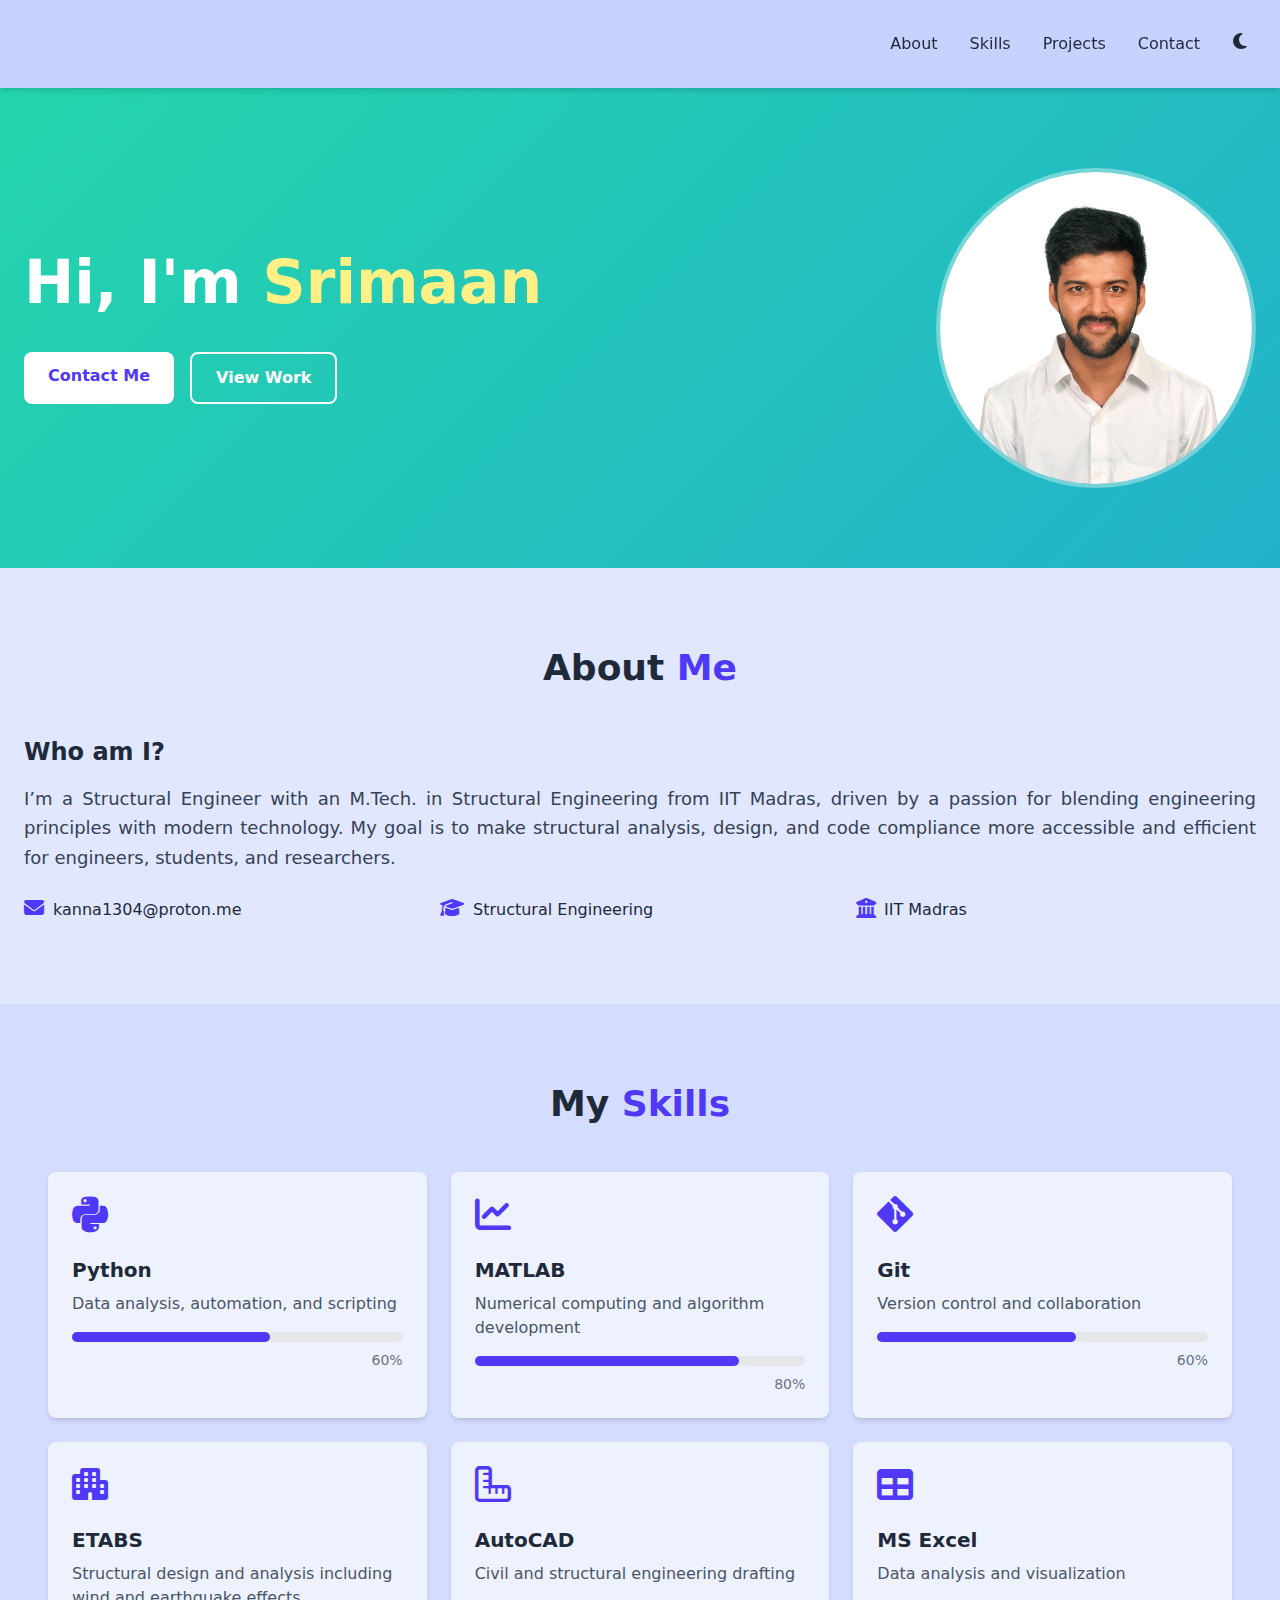
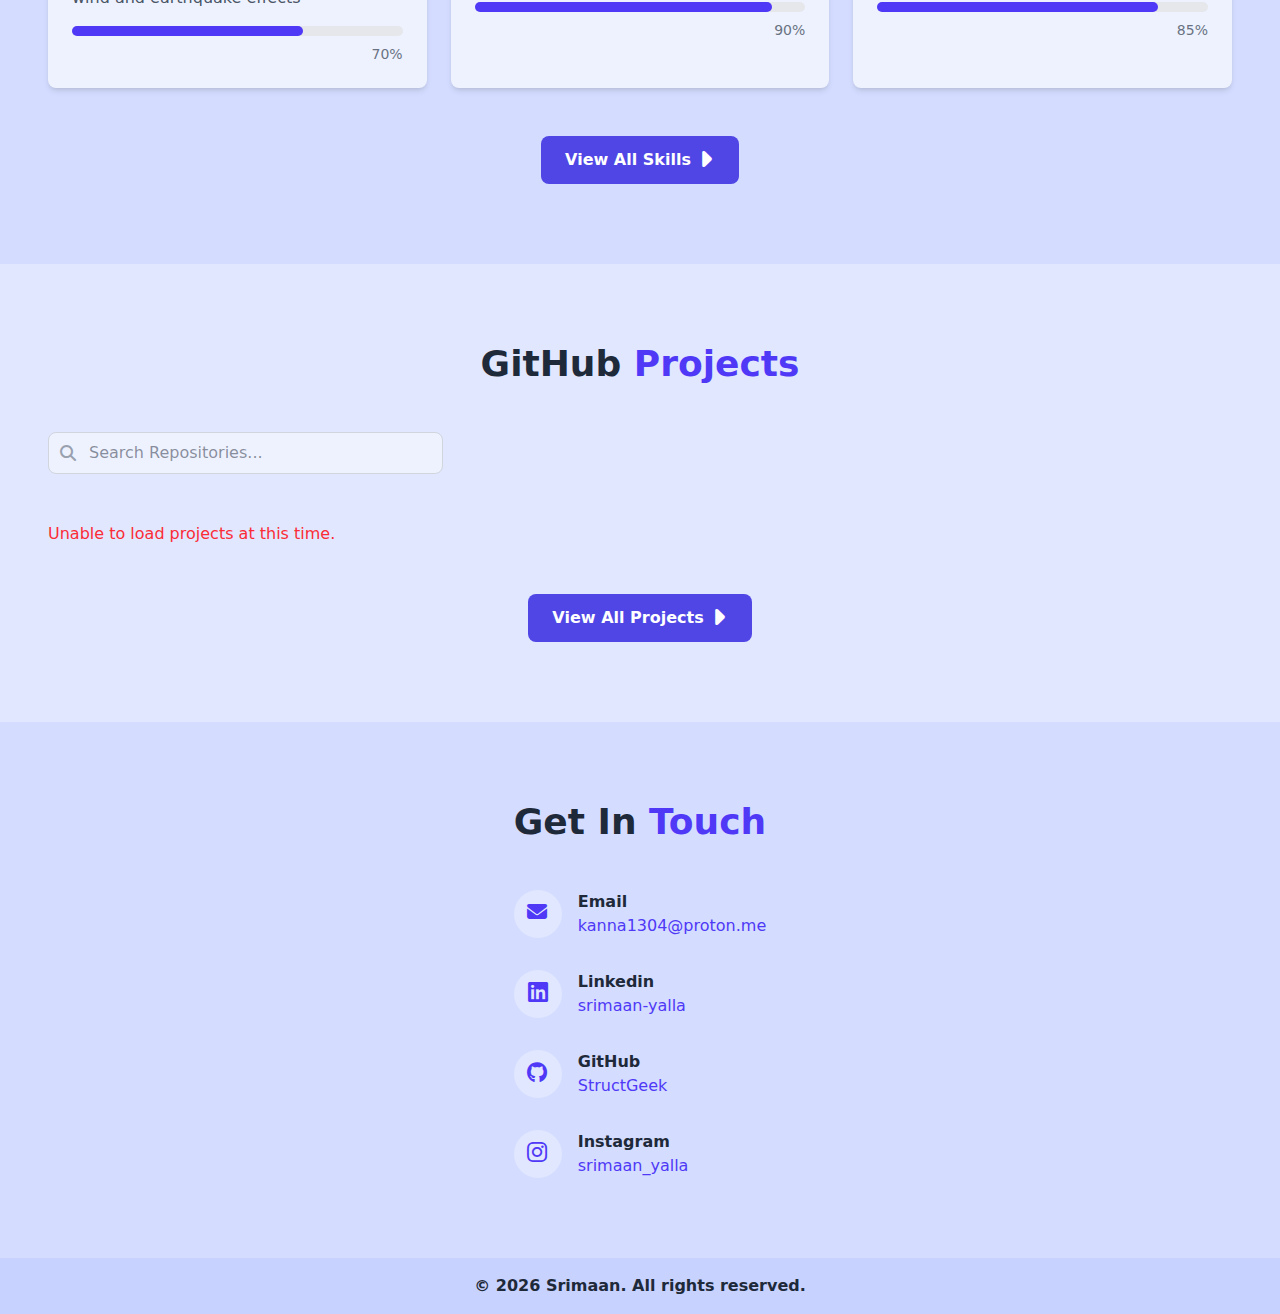
<file: index.html>
<!DOCTYPE html>
<html lang="en">

<head>
    <meta charset="UTF-8">
    <meta name="viewport" content="width=device-width, initial-scale=1.0">
    <title>Srimaan</title>

    <link rel="stylesheet" href="./assets/css/tailwind.css">

    <link rel="stylesheet" href="./assets/icons/my-icons/css/srimaan-icons.css">

    <link rel="stylesheet" href="./assets/css/bg.css">

    <link rel="stylesheet" href="./assets/css/skills-card.css">

    <link rel="stylesheet" href="./assets/css/repo-card.css">

    <!-- Favicons -->
    <link rel="icon" type="image/png" href="./assets/icons/favicons/index/favicon-96x96.png" sizes="96x96" />
    <link rel="icon" type="image/svg+xml" href="./assets/icons/favicons/index/favicon.svg" />
    <link rel="shortcut icon" href="./assets/icons/favicons/index/favicon.ico" />
    <link rel="apple-touch-icon" sizes="180x180" href="./assets/icons/favicons/index/apple-touch-icon.png" />
    <meta name="apple-mobile-web-app-title" content="Srimaan" />
    <link rel="manifest" href="./assets/icons/favicons/index/site.webmanifest" />

    <style>
        /* Hero Section Gradient */
        /* Keyframes for gradient animation */
        @keyframes gradient {
            0% {
                background-position: 0% 50%;
            }

            50% {
                background-position: 100% 50%;
            }

            100% {
                background-position: 0% 50%;
            }
        }

        /* Light mode gradient background */
        .gradient-bg {
            background: linear-gradient(-45deg, #ee7752, #e73c7e, #23a6d5, #23d5ab);
            background-size: 400% 400%;
            animation: gradient 15s ease infinite;
        }

        /* Dark mode gradient background */
        .dark .gradient-bg {
            background: linear-gradient(-45deg, #4f46e5, #9333ea, #0ea5e9, #10b981);
            background-size: 400% 400%;
            animation: gradient 15s ease infinite;
        }


        /* Smooth transitions */
        .transition-all {
            transition: all 0.3s ease;
        }

        /* Mobile menu animation */
        #mobile-menu {
            transition: all 0.3s ease;
            max-height: 0;
            overflow: hidden;
        }

        #mobile-menu.show {
            max-height: 500px;
        }
    </style>
</head>

<body class="section-header font-sans transition-colors duration-300 text-gray-800 dark:text-gray-100">
    <!-- Navigation -->
    <nav class="section-header shadow-md sticky top-0 z-50">
        <!-- Navigation Container -->
        <div class="container mx-auto px-4 sm:px-6 py-4 sm:py-6 flex justify-between items-center">

            <!-- Mobile: Hamburger on the left -->
            <div class="md:hidden flex items-center space-x-4">
                <button class="focus:outline-none" id="mobile-menu-button" aria-label="Toggle mobile menu">
                    <i class="icon icon-bars text-2xl"></i>
                </button>
            </div>

            <!-- Desktop: Navigation Links -->
            <div class="hidden md:flex items-center space-x-8 ml-auto">
                <a href="#about" class="hover:text-indigo-600 transition-all">About</a>
                <a href="#skills" class="hover:text-indigo-600 transition-all">Skills</a>
                <a href="#projects" class="hover:text-indigo-600 transition-all">Projects</a>
                <a href="#contact" class="hover:text-indigo-600 transition-all">Contact</a>
            </div>

            <!-- Dark Mode Toggle (Always visible on top-right) -->
            <div class="flex items-center ml-auto md:ml-6">
                <button id="dark-mode-toggle"
                    class="p-2 rounded-full hover:bg-gray-200 dark:hover:bg-gray-700 transition-all"
                    aria-label="Toggle dark mode">
                    <span id="moon-icon"><i class="icon icon-moon"></i></span>
                    <span id="sun-icon" class="hidden"><i class="icon icon-sun"></i></span>
                </button>
            </div>
        </div>

        <!-- Mobile Menu (shown when hamburger clicked) -->
        <div class="hidden md:hidden bg-white dark:bg-gray-800 px-4 shadow-lg" id="mobile-menu">
            <div class="flex flex-col py-2">
                <a href="#about" class="py-2 px-4 hover:bg-indigo-50 dark:hover:bg-gray-700 rounded">About</a>
                <a href="#skills" class="py-2 px-4 hover:bg-indigo-50 dark:hover:bg-gray-700 rounded">Skills</a>
                <a href="#projects" class="py-2 px-4 hover:bg-indigo-50 dark:hover:bg-gray-700 rounded">Projects</a>
                <a href="#contact" class="py-2 px-4 hover:bg-indigo-50 dark:hover:bg-gray-700 rounded">Contact</a>
            </div>
        </div>

    </nav>

    <!-- Hero Section -->
    <section class="gradient-bg text-white py-20">

        <div class="container mx-auto px-6 flex flex-col-reverse md:flex-row items-center">
            <!-- Left: Intro and Buttons -->
            <div
                class="w-full md:w-1/2 flex flex-col items-center md:items-start text-center md:text-left space-y-10 mt-10 md:mt-0">
                <h1 class="text-4xl md:text-6xl font-bold">
                    Hi, I'm <span class="text-yellow-200">Srimaan</span>
                </h1>
                <div class="flex justify-center md:justify-start space-x-4">
                    <a href="#contact"
                        class="bg-white text-indigo-600 px-6 py-3 rounded-lg font-semibold hover:bg-indigo-100 transition-all">
                        Contact Me
                    </a>
                    <a href="#projects"
                        class="border-2 border-white px-6 py-3 rounded-lg font-semibold hover:bg-white hover:text-indigo-600 transition-all">
                        View Work
                    </a>
                </div>
            </div>

            <!-- Right: Profile Image -->
            <div class="w-full md:w-1/2 flex justify-center md:justify-end">
                <div class="relative">
                    <div
                        class="w-64 h-64 md:w-80 md:h-80 bg-white/10 backdrop-blur-sm rounded-full overflow-hidden border-4 border-white/30 flex items-center justify-center">
                        <img src="./assets/images/pic.jpg" alt="Srimaan" class="w-full h-full object-cover" />
                    </div>
                </div>
            </div>
        </div>

    </section>

    <!-- About Section -->
    <section id="about" class="py-20 section-light scroll-mt-60 md:scroll-mt-12">
        <div class="container mx-auto px-6">
            <h2 class="text-3xl md:text-4xl font-bold text-center mb-12">About <span class="text-indigo-600">Me</span>
            </h2>
            <div class="flex flex-col">
                <div class="w-full">
                    <h3 class="text-2xl font-semibold mb-4">Who am I?</h3>
                    <p class="text-lg mb-6 text-gray-700 dark:text-gray-300 leading-relaxed text-justify">
                        I’m a Structural Engineer with an M.Tech. in Structural Engineering from IIT Madras, driven by a
                        passion for blending engineering principles with modern technology.
                        My goal is to make structural analysis, design, and code compliance more accessible and
                        efficient for engineers, students, and researchers.
                    </p>
                    <div class="grid grid-cols-1 md:grid-cols-2 lg:grid-cols-3 gap-4">
                        <div class="flex items-center">
                            <i class="icon icon-envelope text-xl leading-none text-indigo-600 mr-2"></i>
                            <span>kanna1304@proton.me</span>
                        </div>
                        <div class="flex items-center">
                            <i class="icon icon-graduation-cap text-2xl leading-none text-indigo-600 mr-2"></i>
                            <span>Structural Engineering</span>
                        </div>
                        <div class="flex items-center">
                            <i class="icon icon-university text-xl leading-none text-indigo-600 mr-2"></i>
                            <span>IIT Madras</span>
                        </div>
                    </div>
                </div>
            </div>
        </div>
    </section>

    <!-- Skills Section -->
    <section id="skills" class="py-20 section-dark scroll-mt-60 md:scroll-mt-12">
        <div class="container mx-auto px-6">
            <h2 class="text-3xl md:text-4xl font-bold text-center mb-12">My <span class="text-indigo-600">Skills</span>
            </h2>

            <div id="skills-section"></div>

        </div>
    </section>

    <!-- GitHub Projects Section -->
    <section id="projects" class="py-20 section-light scroll-mt-60 md:scroll-mt-12">
        <div class="container mx-auto px-6">
            <h2 class="text-3xl md:text-4xl font-bold text-center mb-12">GitHub <span
                    class="text-indigo-600">Projects</span></h2>

            <div id="projects-section"></div>

        </div>
    </section>


    <!-- Contact Section -->
    <section id="contact" class="py-20 section-dark scroll-mt-60 md:scroll-mt-12">
        <div class="container mx-auto px-6">
            <h2 class="text-3xl md:text-4xl font-bold text-center mb-12">Get In <span
                    class="text-indigo-600">Touch</span></h2>
            <div class="flex flex-col items-center">

                <div class="w-fit mx-auto space-y-8">



                    <div class="flex items-start space-x-4">

                        <!-- Email Icon (linked) -->
                        <a href="mailto:kanna1304@proton.me"
                            class="w-12 h-12 bg-indigo-100 rounded-full flex items-center justify-center transition hover:bg-indigo-200">
                            <i
                                class="icon icon-envelope text-indigo-600 text-xl leading-none hover:text-indigo-800 transition"></i>
                        </a>

                        <!-- Email Text Block -->
                        <div class="text-left">
                            <h4 class="font-semibold">Email</h4>

                            <!-- Email ID (linked) with copy popup on hover) -->
                            <div class="relative inline-block group/email">
                                <a href="mailto:kanna1304@proton.me"
                                    class="text-indigo-600 underline-offset-2 hover:underline cursor-pointer peer/email"
                                    id="email-link" ontouchstart="handleTouchStart(event)"
                                    ontouchend="handleTouchEnd(event)" ontouchcancel="handleTouchCancel(event)"
                                    onclick="handleClick(event)" oncontextmenu="return false">
                                    kanna1304@proton.me
                                </a>

                                <!-- Copy Popup Tooltip -->
                                <div id="copy-popup" class="absolute -top-10 left-1/2 -translate-x-1/2 bg-gray-800 text-white text-xs rounded px-2 py-1
                                            opacity-0 transition pointer-events-auto z-10 duration-200
                                            group-hover/email:opacity-100 peer-hover/email:opacity-100"
                                    onclick="copyEmail()" style="cursor: pointer;">
                                    Copy
                                </div>

                                <!-- Feedback message -->
                                <div id="copied-msg" class="absolute -top-10 left-1/2 -translate-x-1/2 bg-green-500 text-white text-xs rounded px-2 py-1
                                        hidden pointer-events-none z-10">
                                    Copied!
                                </div>
                            </div>
                        </div>
                    </div>

                    <!-- Copied Message -->
                    <p id="copied-msg" class="text-green-600 text-sm mt-2 hidden">Email Copied!</p>





                    <div class="flex items-start space-x-4">

                        <!-- Linkedin Icon (linked) -->
                        <a href="https://www.linkedin.com/in/srimaan-yalla/"
                            class="w-12 h-12 bg-indigo-100 rounded-full flex items-center justify-center transition hover:bg-indigo-200">
                            <i
                                class="icon icon-linkedin text-indigo-600 text-xl leading-none hover:text-indigo-800 transition"></i>
                        </a>

                        <!-- Linkedin Text Block -->
                        <div class="text-left">
                            <h4 class="font-semibold">Linkedin</h4>

                            <!-- Linkedin ID (linked) -->
                            <div class="relative inline-block group/email">
                                <a href="https://www.linkedin.com/in/srimaan-yalla/"
                                    class="text-indigo-600 underline-offset-2 hover:underline cursor-pointer">
                                    srimaan-yalla
                                </a>
                            </div>
                        </div>
                    </div>





                    <div class="flex items-start space-x-4">

                        <!-- Github (linked) -->
                        <a href="https://github.com/StructGeek"
                            class="w-12 h-12 bg-indigo-100 rounded-full flex items-center justify-center transition hover:bg-indigo-200">
                            <i
                                class="icon icon-github text-indigo-600 text-xl leading-none hover:text-indigo-800 transition"></i>
                        </a>

                        <!-- Github Text Block -->
                        <div class="text-left">
                            <h4 class="font-semibold">GitHub</h4>

                            <!-- Github ID (linked) -->
                            <div class="relative inline-block group/email">
                                <a href="https://github.com/StructGeek"
                                    class="text-indigo-600 underline-offset-2 hover:underline cursor-pointer">
                                    StructGeek
                                </a>
                            </div>
                        </div>
                    </div>






                    <div class="flex items-start space-x-4">

                        <!-- Instagram Icon (linked) -->
                        <a href="https://www.instagram.com/srimaan_yalla/"
                            class="w-12 h-12 bg-indigo-100 rounded-full flex items-center justify-center transition hover:bg-indigo-200">
                            <i
                                class="icon icon-instagram text-indigo-600 text-xl leading-none hover:text-indigo-800 transition"></i>
                        </a>

                        <!-- Instagram Text Block -->
                        <div class="text-left">
                            <h4 class="font-semibold">Instagram</h4>

                            <!-- instagram ID (linked) -->
                            <div class="relative inline-block group/email">
                                <a href="https://www.instagram.com/srimaan_yalla/"
                                    class="text-indigo-600 underline-offset-2 hover:underline cursor-pointer">
                                    srimaan_yalla
                                </a>
                            </div>
                        </div>
                    </div>



                </div>

            </div>
        </div>
    </section>


    <!-- Footer -->
    <footer class="section-footer font-semibold py-4">
        <div class="container mx-auto px-4 sm:px-6 text-center">
            <p>© <span id="current-year"></span> Srimaan. All rights reserved.</p>
        </div>
    </footer>

    <script>

        // Set current year in footer
        document.getElementById('current-year').textContent = new Date().getFullYear();

    </script>

    <script src="./assets/js/dark-mode.js"></script>

    <script src="./assets/js/menu-nav.js"></script>

    <script src="./assets/js/skills-gen.js"></script>

    <script src="./assets/js/github-proj.js"></script>

    <script src="./assets/js/copy-mail.js"></script>

</body>

</html>
</file>
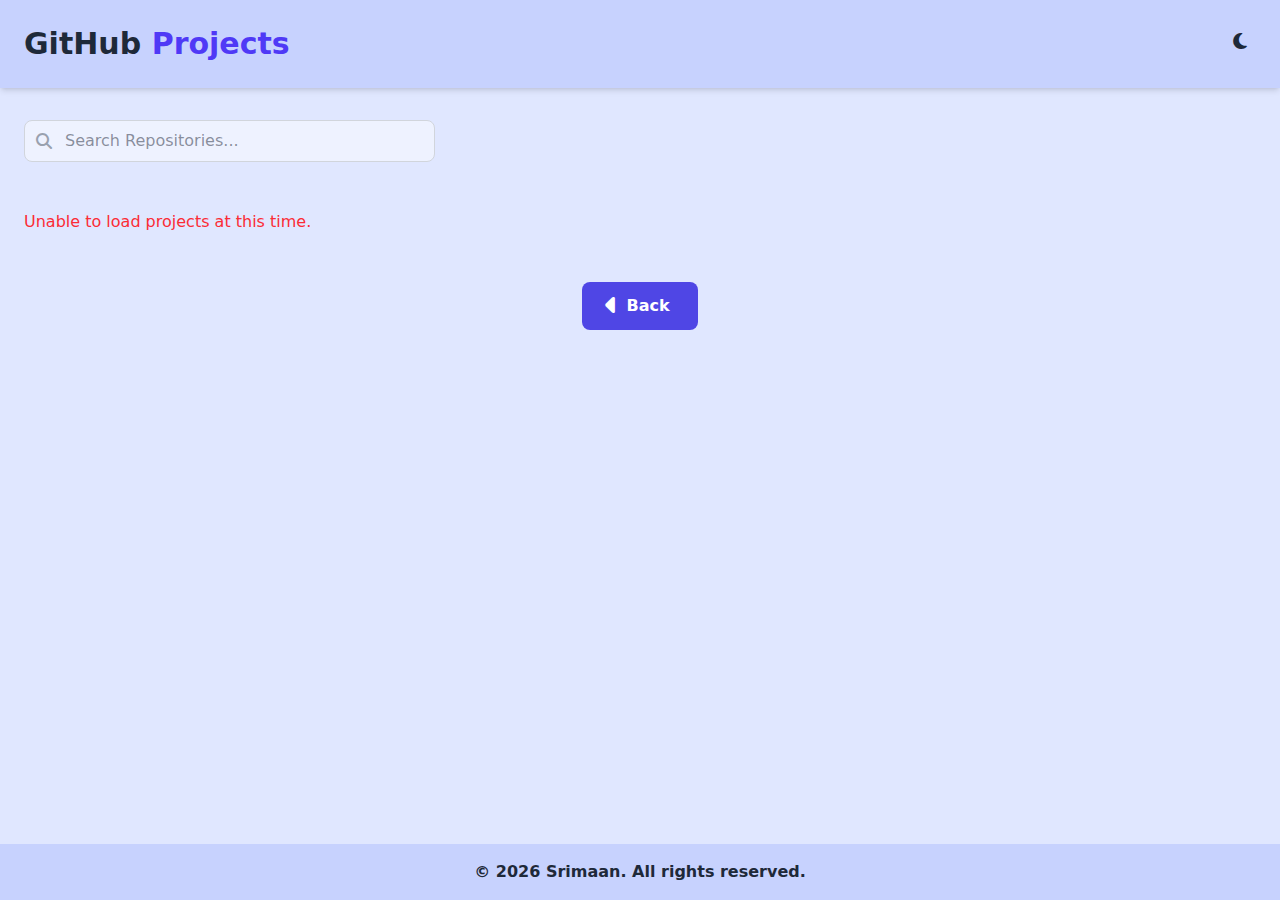
<file: pages/projects.html>
<!DOCTYPE html>
<html lang="en">

<head>
    <meta charset="UTF-8">
    <meta name="viewport" content="width=device-width, initial-scale=1.0">
    <title>GitHub Projects | Srimaan</title>

    <link rel="stylesheet" href="../assets/css/tailwind.css">

    <link rel="stylesheet" href="../assets/icons/my-icons/css/srimaan-icons.css">

    <link rel="stylesheet" href="../assets/css/bg.css">

    <link rel="stylesheet" href="../assets/css/repo-card.css">

    <!-- Favicons -->
    <link rel="icon" type="image/png" href="../assets/icons/favicons/projects/favicon-96x96.png" sizes="96x96" />
    <link rel="icon" type="image/svg+xml" href="../assets/icons/favicons/projects/favicon.svg" />
    <link rel="shortcut icon" href="../assets/icons/favicons/projects/favicon.ico" />
    <link rel="apple-touch-icon" sizes="180x180" href="../assets/icons/favicons/projects/apple-touch-icon.png" />
    <meta name="apple-mobile-web-app-title" content="GitHub Projects" />
    <link rel="manifest" href="../assets/icons/favicons/projects/site.webmanifest" />

</head>

<body class="section-header font-sans text-gray-800 dark:text-gray-100">

    <div class="min-h-screen flex flex-col">
        <!-- Navigation -->
        <nav class="section-header shadow-md sticky top-0 z-50">
            <div class="container mx-auto px-6 py-6 flex justify-between items-center">
                <a class="text-3xl font-bold">GitHub <span class="text-indigo-600">Projects</span></a>
                <div class="items-center space-x-8 ml-auto">
                    <button id="dark-mode-toggle"
                        class="p-2 rounded-full hover:bg-gray-200 dark:hover:bg-gray-700 transition-all"
                        aria-label="Toggle dark mode">
                        <span id="moon-icon"><i class="icon icon-moon"></i></span>
                        <span id="sun-icon" class="hidden"><i class="icon icon-sun"></i></span>
                    </button>
                </div>
            </div>
        </nav>


        <!-- Projects Section -->
        <section class="py-8 section-light flex-grow">

            <div id="projects-section"></div>

        </section>


        <!-- Footer -->
        <footer class="section-footer font-semibold py-4">
            <div class="container mx-auto px-4 sm:px-6 text-center">
                <p>© <span id="current-year"></span> Srimaan. All rights reserved.</p>
            </div>
        </footer>
    </div>

    <script>

        // Set current year in footer
        document.getElementById('current-year').textContent = new Date().getFullYear();

    </script>

    <script src="../assets/js/github-proj.js"></script>

    <script src="../assets/js/dark-mode.js"></script>

</body>

</html>
</file>
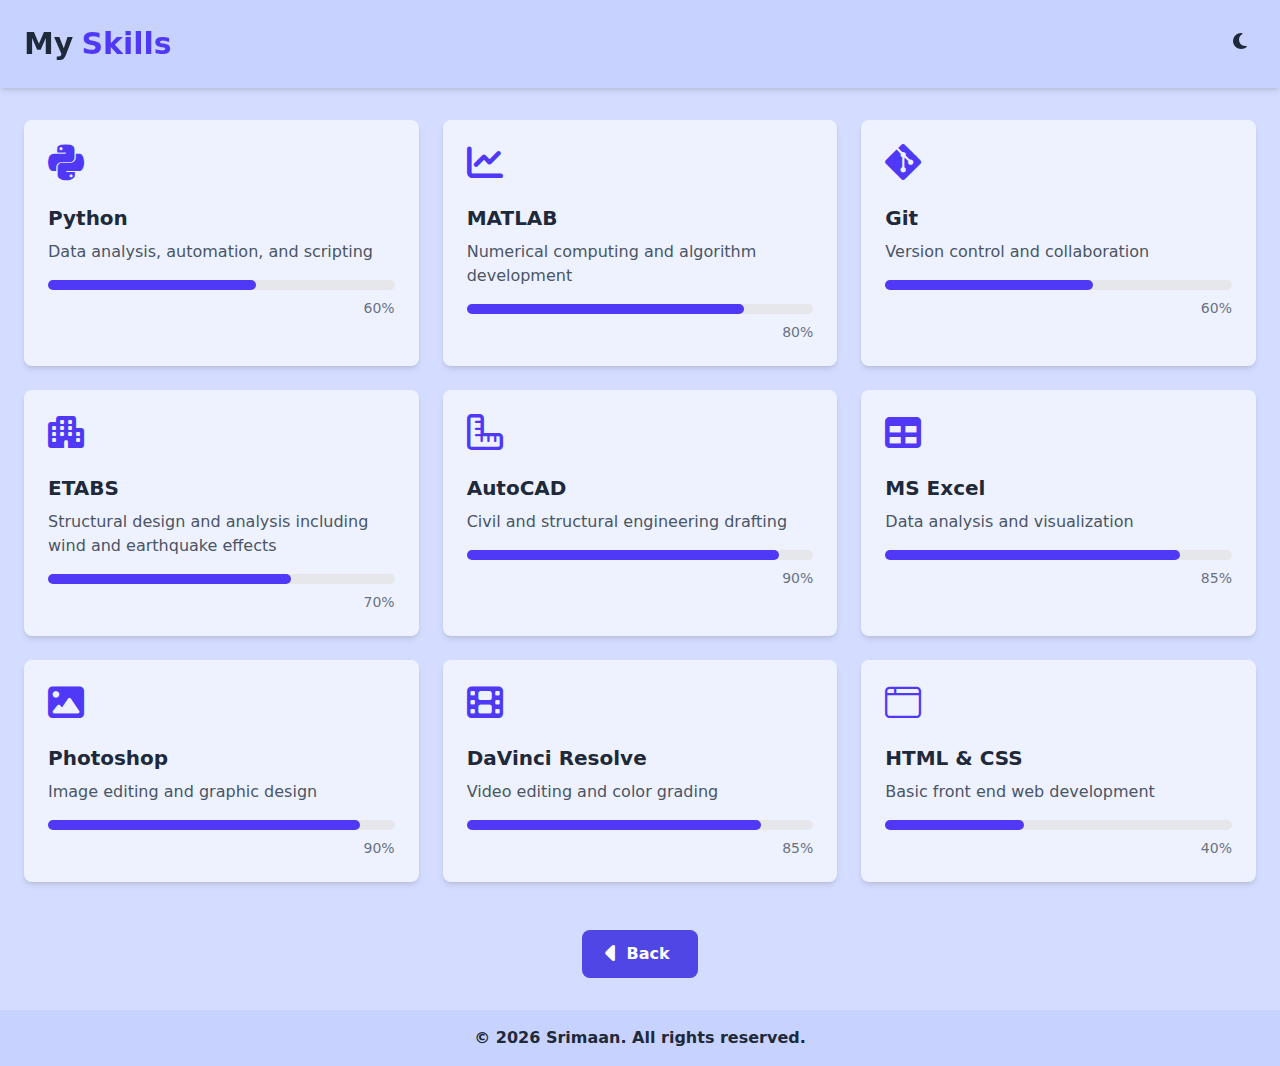
<file: pages/skills.html>
<!DOCTYPE html>
<html lang="en">

<head>
    <meta charset="UTF-8">
    <meta name="viewport" content="width=device-width, initial-scale=1.0">
    <title>Skills | Srimaan</title>

    <link rel="stylesheet" href="../assets/css/tailwind.css">

    <link rel="stylesheet" href="../assets/icons/my-icons/css/srimaan-icons.css">

    <link rel="stylesheet" href="../assets/css/bg.css">

    <link rel="stylesheet" href="../assets/css/skills-card.css">

    <!-- Favicons -->
    <link rel="icon" type="image/png" href="../assets/icons/favicons/skills/favicon-96x96.png" sizes="96x96" />
    <link rel="icon" type="image/svg+xml" href="../assets/icons/favicons/skills/favicon.svg" />
    <link rel="shortcut icon" href="../assets/icons/favicons/skills/favicon.ico" />
    <link rel="apple-touch-icon" sizes="180x180" href="../assets/icons/favicons/skills/apple-touch-icon.png" />
    <meta name="apple-mobile-web-app-title" content="Skills" />
    <link rel="manifest" href="../assets/icons/favicons/skills/site.webmanifest" />

</head>

<body class="section-header font-sans text-gray-800 dark:text-gray-100">

    <div class="min-h-screen flex flex-col">
        <!-- Navigation -->
        <nav class="section-header shadow-md sticky top-0 z-50">
            <div class="container mx-auto px-6 py-6 flex justify-between items-center">
                <a class="text-3xl font-bold">My<span class="text-indigo-600 px-2">Skills</span></a>
                <div class="items-center space-x-8 ml-auto">
                    <button id="dark-mode-toggle"
                        class="p-2 rounded-full hover:bg-gray-200 dark:hover:bg-gray-700 transition-all"
                        aria-label="Toggle dark mode">
                        <span id="moon-icon"><i class="icon icon-moon"></i></span>
                        <span id="sun-icon" class="hidden"><i class="icon icon-sun"></i></span>
                    </button>
                </div>
            </div>
        </nav>

        <!-- Skills Section -->
        <section class="py-8 section-dark flex-grow">
            <div id="skills-section"></div>
        </section>


        <!-- Footer -->
        <footer class="section-footer font-semibold py-4">
            <div class="container mx-auto px-4 sm:px-6 text-center">
                <p>© <span id="current-year"></span> Srimaan. All rights reserved.</p>
            </div>
        </footer>
    </div>

    <script>

        // Set current year in footer
        document.getElementById('current-year').textContent = new Date().getFullYear();

    </script>

    <script src="../assets/js/skills-gen.js"></script>

    <script src="../assets/js/dark-mode.js"></script>

</body>

</html>
</file>
<file: assets/icons/my-icons/css/srimaan-icons.css>
@font-face {
    font-family: 'srimaan';
    src: url('../fonts/srimaan.woff2') format('woff2'),
        url('../fonts/srimaan.woff') format('woff'),
        url('../fonts/srimaan.ttf') format('truetype');
    font-weight: normal;
    font-style: normal;
}

[class*='icon-']:before {
    display: inline-block;
    font-family: 'srimaan';
    font-style: normal;
    font-weight: normal;
    line-height: 1;
    -webkit-font-smoothing: antialiased;
    -moz-osx-font-smoothing: grayscale
}

.icon-bars:before {
    content: '\0041';
}

.icon-apartment:before {
    content: '\0042';
}

.icon-browser:before {
    content: '\0043';
}

.icon-caret-left:before {
    content: '\0044';
}

.icon-caret-right:before {
    content: '\0045';
}

.icon-chart:before {
    content: '\0046';
}

.icon-circle-exclamation:before {
    content: '\0047';
}

.icon-code-fork:before {
    content: '\0048';
}

.icon-envelope:before {
    content: '\0049';
}

.icon-film:before {
    content: '\004a';
}

.icon-git:before {
    content: '\004b';
}

.icon-github:before {
    content: '\004c';
}

.icon-glass:before {
    content: '\004d';
}

.icon-graduation-cap:before {
    content: '\004e';
}

.icon-image:before {
    content: '\004f';
}

.icon-instagram:before {
    content: '\0050';
}

.icon-linkedin:before {
    content: '\0051';
}

.icon-moon:before {
    content: '\0052';
}

.icon-photoshop:before {
    content: '\0053';
}

.icon-python:before {
    content: '\0054';
}

.icon-ruler:before {
    content: '\0055';
}

.icon-star:before {
    content: '\0056';
}

.icon-sun:before {
    content: '\0057';
}

.icon-table:before {
    content: '\0058';
}

.icon-university:before {
    content: '\0059';
}
</file>
<file: assets/css/bg.css>
.section-header {
    background-color: #c7d2fe;
}

.dark .section-header {
    background-color: #111827;
}

.section-footer {
    background-color: #c7d2fe;
}

.dark .section-footer {
    background-color: #111827;
}

.section-light {
    background-color: #e0e7ff;
}

.dark .section-light {
    background-color: #1f2937;
}

.section-dark {
    background-color: #d4ddff;
}

.dark .section-dark {
    background-color: #18202F;
}

.any-card {
    background-color: #eef2ff;
}

.dark .any-card {
    background-color: #374151;
}

/* For View all * Back Buttons */
.button {
    background-color: #4f46e5;
}

.button:hover {
    background-color: #4338ca;
}
</file>
<file: assets/css/skills-card.css>
.skill-card {
    transition: all 0.3s ease;
}

.skill-card:hover {
    box-shadow: 0 20px 25px -5px rgba(0, 0, 0, 0.1), 0 10px 10px -5px rgba(0, 0, 0, 0.04);
}

html.dark .skill-card:hover {
    box-shadow: 0 20px 25px -5px rgba(255, 255, 255, 0.03),
        0 10px 10px -5px rgba(255, 255, 255, 0.01);
}
</file>
<file: assets/css/repo-card.css>
.repo-card {
    transition: all 0.3s ease;
}

.repo-card:hover {
    transform: translateY(-5px);
    box-shadow: 0 20px 25px -5px rgba(0, 0, 0, 0.1), 0 10px 10px -5px rgba(0, 0, 0, 0.04);
}
</file>
